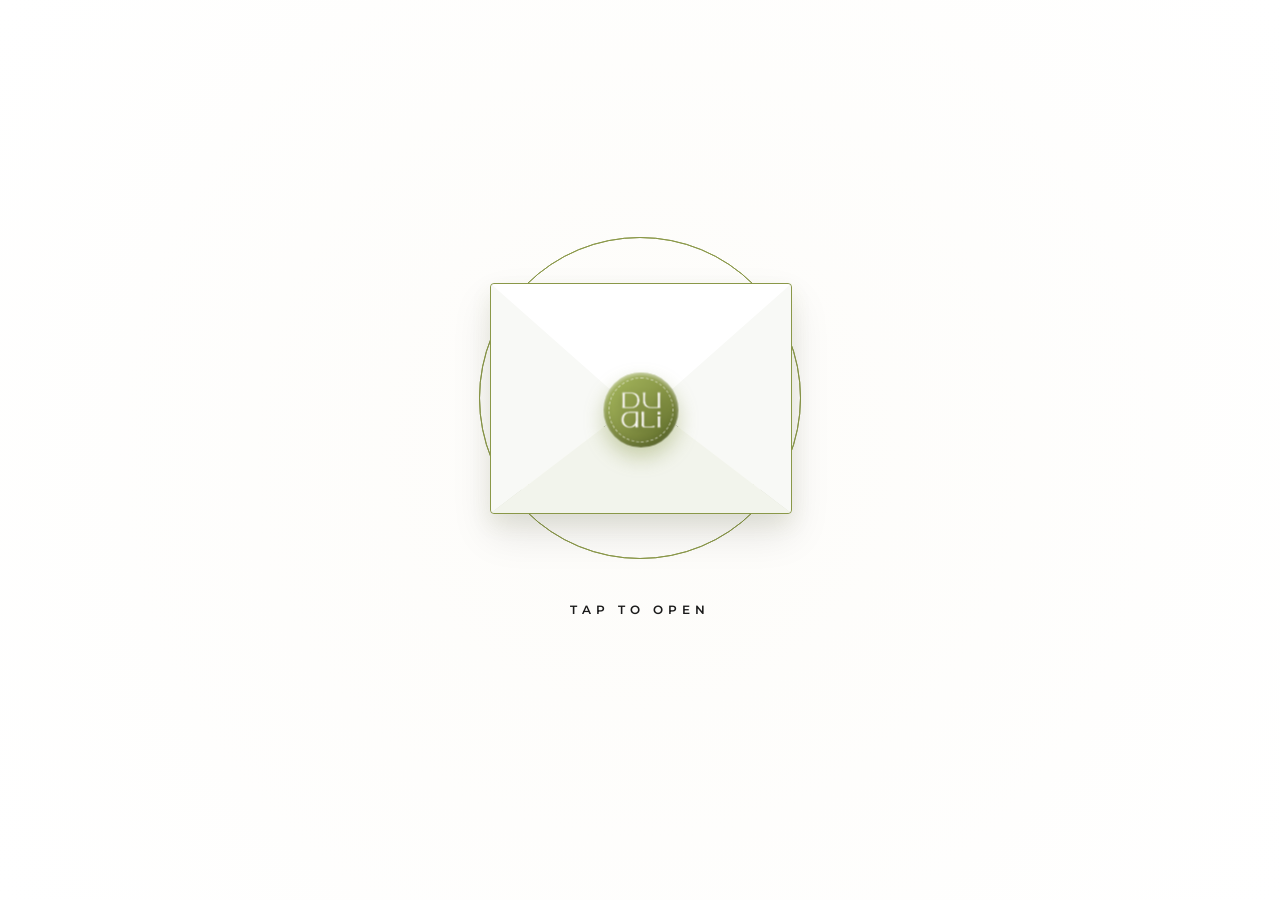
<file: duali-invitation.html>
<!DOCTYPE html>
<html lang="en">

<head>
    <meta charset="UTF-8">
    <meta name="viewport" content="width=device-width, initial-scale=1.0, maximum-scale=1.0, user-scalable=no">
    <title>Invitation for Duali Tableware Showcase</title>

    <!-- Social Meta Tags for Large Image Preview -->
    <meta property="og:title" content="Invitation for Duali Tableware Showcase">
    <meta property="og:description" content="Looking forward to seeing you!!">
    <meta property="og:image" content="https://invitation.duali.co/DUALI.png">
    <meta property="og:url" content="https://invitation.duali.co/">
    <meta property="og:type" content="website">

    <meta name="twitter:card" content="summary">
    <meta name="twitter:title" content="Invitation for Duali Tableware Showcase">
    <meta name="twitter:description" content="Looking forward to seeing you!!">


    <link rel="preconnect" href="https://fonts.googleapis.com">
    <link rel="preconnect" href="https://fonts.gstatic.com" crossorigin>
    <link
        href="https://fonts.googleapis.com/css2?family=Playfair+Display:ital,wght@0,400;0,500;0,600;0,700;1,400&family=Montserrat:wght@300;400;500&display=swap"
        rel="stylesheet">
    <link rel="stylesheet" href="styles-green.css">
</head>

<body>
    <!-- Ambient background floating particles for extra aesthetic -->
    <div class="ambient-dust"></div>

    <div id="stage">
        <!-- The Envelope View -->
        <div id="envelope-view">
            <div class="envelope-wrapper" id="envelope-wrapper">
                <div class="glow-rings"></div>
                <div class="glow-rings" style="animation-delay: 2s;"></div>
                <div class="envelope" id="envelope">
                    <div class="env-inside"></div>
                    <!-- Flaps -->
                    <div class="card-preview" id="card-preview">
                        <h1>SAVE THE DATE</h1>
                        <img src="Logos.webp" alt="Logo">
                    </div>
                    <div class="flap flap-left"></div>
                    <div class="flap flap-right"></div>
                    <div class="flap flap-bottom"></div>
                    <div class="flap flap-top" id="flap-top"></div>
                    <!-- The seal is moved outside flap-top so it doesn't get clipped by clip-path -->
                    <div class="seal" id="seal">
                        <img src="seal-logo.png" alt="Logo" class="seal-logo">
                    </div>
                </div>
            </div>
            <p class="hint" id="hint">tap to open</p>
        </div>

        <!-- Invite View -->
        <div id="invite-view">
            <div class="invite-card">

                <!-- Removed old border divs as they are now handled by CSS pseudo-elements on invite-card -->

                <!-- <div class="logo-emblem animate-down" style="--delay: 0.1s">
                    <img src="Logos.webp" alt="Logo" class="card-logo">
                </div> -->

                <p class="eyebrow animate-down" style="--delay: 0.2s">Duali cordially invites you to our</p>
                <h1 class="animate-down" style="--delay: 0.3s">Tableware<br>Showcase</h1>
                <p class="lede animate-down" style="--delay: 0.4s">Join us as we present our complete collection
                    of<br>handcrafted functional art and tableware created to date.</p>

                <div class="divider animate-down" style="--delay: 0.5s">
                    <span class="diamond"></span>
                </div>

                <div class="scratch-wrap animate-down" id="scratch-wrap" style="--delay: 0.6s">
                    <div class="scratch-content">
                        <div class="dates">
                            <div class="date-block">
                                <span class="day">Saturday</span>
                                <span class="num">19</span>
                                <span class="month">September</span>
                            </div>
                            <span class="amp">&amp;</span>
                            <div class="date-block">
                                <span class="day">Sunday</span>
                                <span class="num">20</span>
                                <span class="month">September 2026</span>
                            </div>
                        </div>
                        <p class="time">11:00 AM - 7:00 PM</p>
                        <p class="walkin">Walk-ins welcome throughout the day</p>
                        <p class="venue">079 Stories, Bodakdev,<br>Ahmedabad</p>
                    </div>
                    <!-- The Canvas layer that gets scratched off -->
                    <canvas id="scratch-canvas"></canvas>
                </div>

                <p class="closing animate-down" style="--delay: 0.7s">We look forward to welcoming you.</p>

                <div class="animate-down" style="--delay: 0.8s">

                    <button id="rsvp-now-btn" class="rsvp-btn">RSVP</button>


                </div>

                <!-- Live Countdown -->
                <div class="countdown-wrapper animate-down" style="--delay: 0.9s">
                    <p class="countdown-title">The showcase begins in</p>
                    <div class="countdown" id="countdown">
                        <div class="cd-item">
                            <span class="cd-num" id="cd-days">00</span>
                            <span class="cd-label">Days</span>
                        </div>
                        <div class="cd-item">
                            <span class="cd-num" id="cd-hours">00</span>
                            <span class="cd-label">Hours</span>
                        </div>
                        <div class="cd-item">
                            <span class="cd-num" id="cd-mins">00</span>
                            <span class="cd-label">Mins</span>
                        </div>
                        <div class="cd-item">
                            <span class="cd-num" id="cd-secs">00</span>
                            <span class="cd-label">Secs</span>
                        </div>
                    </div>
                    <br>
                    <a href="https://duali.co" target="_blank" class="website-link">duali.co</a>
                    <br>
                </div>

            </div>
        </div>
        <div id="celebration-container"></div>
    </div>

    <!-- RSVP Modal -->
    <div id="rsvp-modal" class="modal-overlay hidden">
        <div class="modal-content">
            <button id="close-modal" class="close-btn">&times;</button>
            <h2 class="modal-title">RSVP</h2>
            <p class="modal-subtitle">Confirm your presence via WhatsApp</p>

            <form id="rsvp-form">
                <div class="form-group">
                    <label for="rsvp-name">YOUR NAME</label>
                    <input type="text" id="rsvp-name" placeholder="Enter your full name" required>
                </div>

                <div class="form-group">
                    <label>ATTENDING DATE</label>
                    <div class="radio-group" id="rsvp-date">
                        <label class="radio-btn"><input type="radio" name="date" value="Sat 19th" required><span>Sat
                                19th</span></label>
                        <label class="radio-btn"><input type="radio" name="date" value="Sun 20th"><span>Sun
                                20th</span></label>
                        <label class="radio-btn"><input type="radio" name="date" value="Both Days"><span>Both
                                Days</span></label>
                    </div>
                </div>

                <div class="form-group">
                    <label>NUMBER OF GUESTS</label>
                    <div class="radio-group" id="rsvp-guests">
                        <label class="radio-btn"><input type="radio" name="guests" value="1 Person" required><span>1
                                Person</span></label>
                        <label class="radio-btn"><input type="radio" name="guests" value="2 Persons"><span>2
                                Persons</span></label>
                        <label class="radio-btn"><input type="radio" name="guests" value="3+ Persons"><span>3+
                                Persons</span></label>
                    </div>
                </div>

                <button type="submit" class="whatsapp-btn">
                    <svg width="20" height="20" viewBox="0 0 24 24" fill="currentColor"
                        xmlns="http://www.w3.org/2000/svg">
                        <path
                            d="M17.472 14.382c-.297-.149-1.758-.867-2.03-.967-.273-.099-.471-.148-.67.15-.197.297-.767.966-.94 1.164-.173.199-.347.223-.644.075-.297-.15-1.255-.463-2.39-1.475-.888-.788-1.489-1.761-1.662-2.062-.173-.297-.018-.458.13-.606.134-.133.298-.347.446-.52.149-.174.198-.298.298-.497.099-.198.05-.371-.025-.52-.075-.149-.669-1.612-.916-2.207-.242-.579-.487-.5-.669-.51-.173-.008-.371-.01-.57-.01-.198 0-.52.074-.792.372-.272.297-1.04 1.016-1.04 2.479 0 1.462 1.065 2.875 1.213 3.074.149.198 2.096 3.2 5.077 4.487.709.306 1.262.489 1.694.625.712.227 1.36.195 1.871.118.571-.085 1.758-.719 2.006-1.413.248-.694.248-1.289.173-1.413-.074-.124-.272-.198-.57-.347m-5.421 7.403h-.004a9.87 9.87 0 01-5.031-1.378l-.361-.214-3.741.982.998-3.648-.235-.374a9.86 9.86 0 01-1.51-5.26c.001-5.45 4.436-9.884 9.888-9.884 2.64 0 5.122 1.03 6.988 2.898a9.825 9.825 0 012.893 6.994c-.003 5.45-4.437 9.884-9.885 9.884m8.413-18.297A11.815 11.815 0 0012.05 0C5.495 0 .16 5.335.157 11.892c0 2.096.547 4.142 1.588 5.945L.057 24l6.305-1.654a11.882 11.882 0 005.683 1.448h.005c6.554 0 11.89-5.335 11.893-11.893a11.821 11.821 0 00-3.48-8.413Z" />
                    </svg>
                    SEND RSVP VIA WHATSAPP
                </button>
                <div class="modal-footer-links">
                    <a href="https://duali.co" target="_blank" class="website-link">duali.co</a>
                </div>
            </form>
        </div>
    </div>

    <script src="script-green.js"></script>
</body>

</html>
</file>
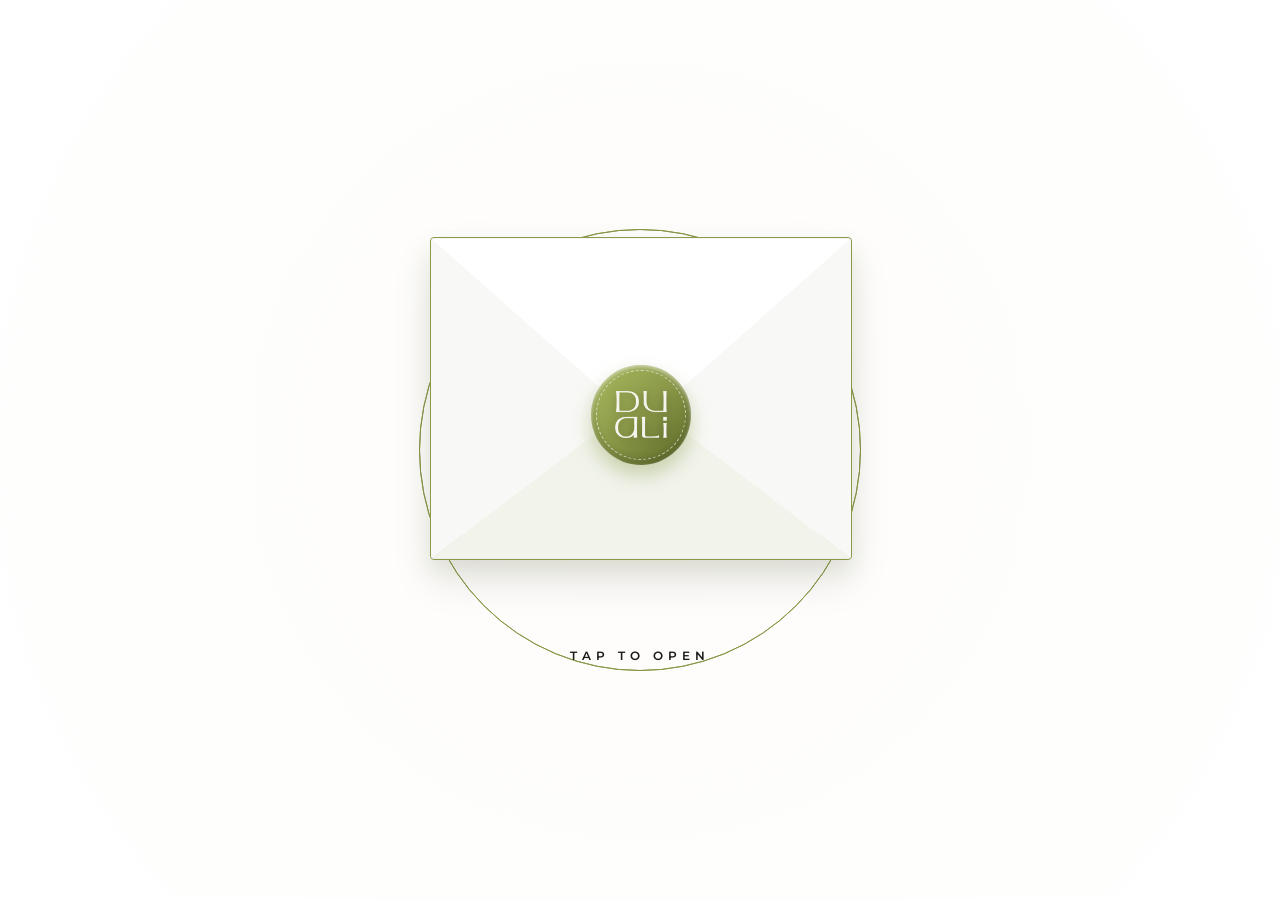
<file: invite.html>
<!DOCTYPE html>
<html lang="en">

<head>
    <meta charset="UTF-8">
    <meta name="viewport" content="width=device-width, initial-scale=1.0, maximum-scale=1.0, user-scalable=no">
    <title>Invitation for Duali Tableware Showcase</title>

    <!-- Social Meta Tags for Large Image Preview -->
    <meta property="og:title" content="Invitation for Duali Tableware Showcase">
    <meta property="og:description" content="Looking forward to seeing you!!">
    <meta property="og:image" content="https://invitation.duali.co/DUALI.png">
    <meta property="og:url" content="https://invitation.duali.co/">
    <meta property="og:type" content="website">

    <meta name="twitter:card" content="summary">
    <meta name="twitter:title" content="Invitation for Duali Tableware Showcase">
    <meta name="twitter:description" content="Looking forward to seeing you!!">


    <link rel="preconnect" href="https://fonts.googleapis.com">
    <link rel="preconnect" href="https://fonts.gstatic.com" crossorigin>
    <link
        href="https://fonts.googleapis.com/css2?family=Playfair+Display:ital,wght@0,400;0,500;0,600;0,700;1,400&family=Montserrat:wght@300;400;500&display=swap"
        rel="stylesheet">
    <link rel="stylesheet" href="style.css">
</head>

<body>
    <!-- Ambient background floating particles for extra aesthetic -->
    <div class="ambient-dust"></div>

    <div id="stage">
        <!-- The Envelope View -->
        <div id="envelope-view">
            <div class="glow-rings"></div>
            <div class="glow-rings" style="animation-delay: 2s;"></div>

            <div class="envelope-wrapper" id="envelope-wrapper">
                <div class="envelope" id="envelope">
                    <div class="env-inside"></div>
                    <!-- Flaps -->
                    <div class="card-preview" id="card-preview">
                        <h1>SAVE THE DATE</h1>
                        <img src="Logos.webp" alt="Logo">
                    </div>
                    <div class="flap flap-left"></div>
                    <div class="flap flap-right"></div>
                    <div class="flap flap-bottom"></div>
                    <div class="flap flap-top" id="flap-top"></div>
                    <!-- The seal is moved outside flap-top so it doesn't get clipped by clip-path -->
                    <div class="seal" id="seal">
                        <img src="seal-logo.png" alt="Logo" class="seal-logo">
                    </div>
                </div>
            </div>
            <p class="hint" id="hint">tap to open</p>
        </div>

        <!-- Invite View -->
        <div id="invite-view">
            <div class="invite-card">

                <!-- Removed old border divs as they are now handled by CSS pseudo-elements on invite-card -->

                <!-- <div class="logo-emblem animate-down" style="--delay: 0.1s">
                    <img src="Logos.webp" alt="Logo" class="card-logo">
                </div> -->

                <p class="eyebrow animate-down" style="--delay: 0.2s">Duali cordially invites you to our</p>
                <h1 class="animate-down" style="--delay: 0.3s">Tableware<br>Showcase</h1>
                <p class="lede animate-down" style="--delay: 0.4s">Join us as we present our complete collection
                    of<br>handcrafted functional art and tableware created to date.</p>

                <div class="divider animate-down" style="--delay: 0.5s">
                    <span class="diamond"></span>
                </div>

                <div class="scratch-wrap animate-down" id="scratch-wrap" style="--delay: 0.6s">
                    <div class="scratch-content">
                        <div class="dates">
                            <div class="date-block">
                                <span class="day">Saturday</span>
                                <span class="num">19</span>
                                <span class="month">September</span>
                            </div>
                            <span class="amp">&amp;</span>
                            <div class="date-block">
                                <span class="day">Sunday</span>
                                <span class="num">20</span>
                                <span class="month">September 2026</span>
                            </div>
                        </div>
                        <p class="time">11:00 AM - 7:00 PM</p>
                        <p class="walkin">Walk-ins welcome throughout the day</p>
                        <p class="venue">079 Stories, Bodakdev,<br>Ahmedabad</p>
                    </div>
                    <!-- The Canvas layer that gets scratched off -->
                    <canvas id="scratch-canvas"></canvas>
                </div>

                <p class="closing animate-down" style="--delay: 0.7s">We look forward to welcoming you.</p>

                <div class="animate-down" style="--delay: 0.8s">

                    <button id="rsvp-now-btn" class="rsvp-btn">RSVP</button>


                </div>

                <!-- Live Countdown -->
                <div class="countdown-wrapper animate-down" style="--delay: 0.9s">
                    <p class="countdown-title">The showcase begins in</p>
                    <div class="countdown" id="countdown">
                        <div class="cd-item">
                            <span class="cd-num" id="cd-days">00</span>
                            <span class="cd-label">Days</span>
                        </div>
                        <div class="cd-item">
                            <span class="cd-num" id="cd-hours">00</span>
                            <span class="cd-label">Hours</span>
                        </div>
                        <div class="cd-item">
                            <span class="cd-num" id="cd-mins">00</span>
                            <span class="cd-label">Mins</span>
                        </div>
                        <div class="cd-item">
                            <span class="cd-num" id="cd-secs">00</span>
                            <span class="cd-label">Secs</span>
                        </div>
                    </div>
                    <br>
                    <a href="https://duali.co" target="_blank" class="website-link">duali.co</a>
                    <br>
                </div>

            </div>
        </div>
        <div id="celebration-container"></div>
    </div>

    <!-- RSVP Modal -->
    <div id="rsvp-modal" class="modal-overlay hidden">
        <div class="modal-content">
            <button id="close-modal" class="close-btn">&times;</button>
            <h2 class="modal-title">RSVP</h2>
            <p class="modal-subtitle">Confirm your presence via WhatsApp</p>

            <form id="rsvp-form">
                <div class="form-group">
                    <label for="rsvp-name">YOUR NAME</label>
                    <input type="text" id="rsvp-name" placeholder="Enter your full name" required>
                </div>

                <div class="form-group">
                    <label>ATTENDING DATE</label>
                    <div class="radio-group" id="rsvp-date">
                        <label class="radio-btn"><input type="radio" name="date" value="Sat 19th" required><span>Sat
                                19th</span></label>
                        <label class="radio-btn"><input type="radio" name="date" value="Sun 20th"><span>Sun
                                20th</span></label>
                        <label class="radio-btn"><input type="radio" name="date" value="Both Days"><span>Both
                                Days</span></label>
                    </div>
                </div>

                <div class="form-group">
                    <label>NUMBER OF GUESTS</label>
                    <div class="radio-group" id="rsvp-guests">
                        <label class="radio-btn"><input type="radio" name="guests" value="1 Person" required><span>1
                                Person</span></label>
                        <label class="radio-btn"><input type="radio" name="guests" value="2 Persons"><span>2
                                Persons</span></label>
                        <label class="radio-btn"><input type="radio" name="guests" value="3+ Persons"><span>3+
                                Persons</span></label>
                    </div>
                </div>

                <button type="submit" class="whatsapp-btn">
                    <svg width="20" height="20" viewBox="0 0 24 24" fill="currentColor"
                        xmlns="http://www.w3.org/2000/svg">
                        <path
                            d="M17.472 14.382c-.297-.149-1.758-.867-2.03-.967-.273-.099-.471-.148-.67.15-.197.297-.767.966-.94 1.164-.173.199-.347.223-.644.075-.297-.15-1.255-.463-2.39-1.475-.888-.788-1.489-1.761-1.662-2.062-.173-.297-.018-.458.13-.606.134-.133.298-.347.446-.52.149-.174.198-.298.298-.497.099-.198.05-.371-.025-.52-.075-.149-.669-1.612-.916-2.207-.242-.579-.487-.5-.669-.51-.173-.008-.371-.01-.57-.01-.198 0-.52.074-.792.372-.272.297-1.04 1.016-1.04 2.479 0 1.462 1.065 2.875 1.213 3.074.149.198 2.096 3.2 5.077 4.487.709.306 1.262.489 1.694.625.712.227 1.36.195 1.871.118.571-.085 1.758-.719 2.006-1.413.248-.694.248-1.289.173-1.413-.074-.124-.272-.198-.57-.347m-5.421 7.403h-.004a9.87 9.87 0 01-5.031-1.378l-.361-.214-3.741.982.998-3.648-.235-.374a9.86 9.86 0 01-1.51-5.26c.001-5.45 4.436-9.884 9.888-9.884 2.64 0 5.122 1.03 6.988 2.898a9.825 9.825 0 012.893 6.994c-.003 5.45-4.437 9.884-9.885 9.884m8.413-18.297A11.815 11.815 0 0012.05 0C5.495 0 .16 5.335.157 11.892c0 2.096.547 4.142 1.588 5.945L.057 24l6.305-1.654a11.882 11.882 0 005.683 1.448h.005c6.554 0 11.89-5.335 11.893-11.893a11.821 11.821 0 00-3.48-8.413Z" />
                    </svg>
                    SEND RSVP VIA WHATSAPP
                </button>
                <div class="modal-footer-links">
                    <a href="https://duali.co" target="_blank" class="website-link">duali.co</a>
                </div>
            </form>
        </div>
    </div>

    <script src="script-green.js"></script>
</body>

</html>
</file>
<file: styles-green.css>
:root {
    --bg: #ffffff;
    --bg-glow: #fdfcf9;
    --card-bg: #fdfcf9;
    --ink: #1a1a1a;
    --ink-soft: #555555;
    --primary: #8a9848;
    --primary-dark: #6b7a33;
    --primary-gradient: linear-gradient(135deg, #a8bb5f 0%, #8a9848 50%, #586626 100%);
    --line: rgba(138, 152, 72, 0.2);
}

body {
    background: var(--bg);
    color: var(--ink);
    font-family: 'Montserrat', sans-serif;
    margin: 0;
    overflow-x: hidden;
    -webkit-font-smoothing: antialiased;
}

.hidden {
    display: none !important;
}

/* Ambient particles effect for aesthetics */
.ambient-dust {
    position: fixed;
    inset: 0;
    pointer-events: none;
    z-index: 0;
    background-image:
        radial-gradient(1.5px 1.5px at 100px 50px, rgba(116, 163, 135, 0.3), transparent),
        radial-gradient(2px 2px at 200px 150px, rgba(116, 163, 135, 0.4), transparent),
        radial-gradient(1px 1px at 300px 80px, rgba(116, 163, 135, 0.2), transparent),
        radial-gradient(2.5px 2.5px at 400px 250px, rgba(116, 163, 135, 0.3), transparent);
    background-size: 500px 500px;
    animation: drift 60s linear infinite;
    opacity: 0.6;
}

@keyframes drift {
    0% {
        transform: translateY(0);
    }

    100% {
        transform: translateY(-500px);
    }
}

#stage {
    min-height: 100vh;
    display: flex;
    flex-direction: column;
    align-items: center;
    justify-content: center;
    background: radial-gradient(circle at center, var(--bg-glow) 0%, var(--bg) 100%);
    position: relative;
    z-index: 1;
}

#seal-view {
    display: flex;
    flex-direction: column;
    align-items: center;
    justify-content: center;
    gap: 30px;
    transition: opacity 0.5s ease, transform 0.5s ease;
    position: absolute;
    inset: 0;
    margin: auto;
}

/* Green Wax Seal */
.seal {
    width: 100px;
    height: 100px;
    border-radius: 50%;
    cursor: pointer;
    background: var(--primary-gradient);
    box-shadow:
        0 20px 40px rgba(0, 0, 0, 0.8),
        0 0 60px rgba(86, 135, 107, 0.2),
        inset 0 2px 5px rgba(255, 255, 255, 0.4),
        inset 0 -6px 12px rgba(0, 0, 0, 0.4);
    display: flex;
    align-items: center;
    justify-content: center;
    animation: breathe 4s ease-in-out infinite;
    position: relative;
}

.seal::after {
    content: '';
    position: absolute;
    inset: 8px;
    border-radius: 50%;
    border: 1px dashed rgba(255, 255, 255, 0.4);
}

.seal-logo {
    width: 65%;
    height: 65%;
    object-fit: contain;
    transition: transform 0.3s ease;
    filter: drop-shadow(0 4px 6px rgba(0, 0, 0, 0.4));
    z-index: 2;
}

.seal:hover .seal-logo {
    transform: scale(1.08);
}

@keyframes breathe {

    0%,
    100% {
        transform: scale(1);
        box-shadow: 0 20px 40px rgba(0, 0, 0, 0.8), 0 0 60px rgba(86, 135, 107, 0.2), inset 0 2px 5px rgba(255, 255, 255, 0.4), inset 0 -6px 12px rgba(0, 0, 0, 0.4);
    }

    50% {
        transform: scale(1.04);
        box-shadow: 0 25px 50px rgba(0, 0, 0, 0.9), 0 0 80px rgba(86, 135, 107, 0.35), inset 0 2px 5px rgba(255, 255, 255, 0.4), inset 0 -6px 12px rgba(0, 0, 0, 0.4);
    }
}

.hint {
    font-size: 12px;
    letter-spacing: 5px;
    color: var(--ink);
    font-weight: 600;
    text-transform: uppercase;
    margin: 0;
    text-align: center;
    width: 100%;
    animation: pulse 2s infinite;
}

@keyframes pulse {

    0%,
    100% {
        opacity: 0.5;
        transform: scale(1);
    }

    50% {
        opacity: 1;
        transform: scale(1.05);
    }
}



/* Crack + lift animation */
.seal.opening {
    animation: none;
    transform: scale(0.4) translateY(-80px) rotate(15deg);
    opacity: 0;
    transition: transform 0.6s cubic-bezier(0.6, -0.1, 0.3, 1.3), opacity 0.4s ease 0.2s;
    box-shadow: 0 4px 10px rgba(0, 0, 0, 0.5);
}

/* ---------- INVITE VIEW ---------- */
#invite-view {
    width: 100%;
    display: none;
    align-items: center;
    justify-content: center;
    opacity: 0;
    padding: 2vh 15px;
    box-sizing: border-box;
    transition: opacity 0.5s ease;
    min-height: 100vh;
}

#invite-view.show {
    opacity: 1;
}

.invite-card {
    background-color: var(--card-bg);
    width: 100%;
    max-width: 420px;
    padding: clamp(20px, 4vh, 60px) clamp(20px, 5vw, 50px);
    box-shadow: 0 40px 100px rgba(0, 0, 0, 0.8);
    border: 1px solid var(--primary);
    border-radius: 4px;
    text-align: center;
    position: relative;
    margin: auto;
    transform: translateY(-80px);
    opacity: 0;
    transition: transform 0.6s cubic-bezier(0.16, 1, 0.3, 1), opacity 0.5s ease;
}

#invite-view.show .invite-card {
    transform: translateY(0);
    opacity: 1;
}

.invite-card::after {
    content: '';
    position: absolute;
    inset: 6px;
    border: 1px solid rgba(86, 135, 107, 0.25);
    border-radius: 2px;
    pointer-events: none;
    z-index: 0;
}

/* Removed old nested borders */

/* Ensure contents sit above the absolute borders */
.invite-card>* {
    position: relative;
    z-index: 1;
}

/* Staggered Animations */


#invite-view.show .eyebrow {
    font-size: clamp(14px, 2.5vh, 18px);
    letter-spacing: 3px;
    color: var(--primary);
    text-transform: uppercase;
    margin: 0 0 clamp(8px, 1.5vh, 16px);
    line-height: 1.5;
}

.invite-card h1 {
    font-family: 'Playfair Display', serif;
    font-size: clamp(28px, 5vh, 48px);
    font-weight: 400;
    margin: 0 0 clamp(10px, 2vh, 20px);
    color: var(--primary);
    letter-spacing: 2px;
    line-height: 1.1;
    text-shadow: 0 2px 10px rgba(86, 135, 107, 0.2);
}

.lede {
    font-size: clamp(12px, 1.5vh, 14.5px);
    line-height: 1.6;
    color: var(--ink-soft);
    margin: 0 auto clamp(15px, 3vh, 40px);
    font-weight: 300;
}

.divider {
    width: 100px;
    height: 1px;
    background: linear-gradient(90deg, transparent, var(--primary), transparent);
    margin: 0 auto clamp(15px, 3vh, 50px);
    position: relative;
}

.divider .diamond {
    position: absolute;
    top: 50%;
    left: 50%;
    transform: translate(-50%, -50%) rotate(45deg);
    width: 6px;
    height: 6px;
    background: var(--primary);
    box-shadow: 0 0 10px var(--primary);
}

/* ---------- SCRATCH PANEL ---------- */
.scratch-wrap {
    position: relative;
    background-color: #fdfcf9;
    background-image: url('duali-image.jpeg');
    background-size: 100% 100%;
    background-position: center;
    background-repeat: no-repeat;
    margin-bottom: clamp(15px, 3vh, 50px);
    min-height: clamp(140px, 22vh, 250px);
    border-radius: 8px;
    display: flex;
    align-items: center;
    justify-content: center;
    box-shadow: inset 0 2px 20px rgba(0, 0, 0, 0.05);
    border: 1px solid rgba(86, 135, 107, 0.2);
    overflow: hidden;
}

.scratch-content {
    padding: clamp(15px, 2.5vh, 40px) 20px;
    display: flex;
    flex-direction: column;
    align-items: center;
    width: 100%;
}

.dates {
    display: flex;
    align-items: center;
    justify-content: center;
    gap: clamp(10px, 2vw, 25px);
    margin-bottom: clamp(5px, 1.5vh, 15px);
}

.date-block {
    display: flex;
    flex-direction: column;
    align-items: center;
    gap: 5px;
}

.date-block .day {
    font-size: clamp(9px, 1.2vh, 11px);
    letter-spacing: 3px;
    text-transform: uppercase;
    color: var(--primary);
}

.date-block .num {
    font-family: 'Playfair Display', serif;
    font-size: clamp(32px, 5.5vh, 54px);
    color: var(--ink);
    line-height: 1;
    text-shadow: 0 2px 15px rgba(255, 255, 255, 0.1);
}

.date-block .month {
    font-size: clamp(10px, 1.2vh, 12.5px);
    letter-spacing: 2px;
    color: var(--ink-soft);
}

.amp {
    font-family: 'Playfair Display', serif;
    font-style: italic;
    font-size: clamp(22px, 3.5vh, 32px);
    color: var(--primary);
    transform: none;
    font-weight: 300;
}

.time {
    margin: clamp(5px, 1vh, 10px) 0 5px;
    font-size: clamp(12px, 1.8vh, 15px);
    color: var(--ink);
    font-weight: 400;
    letter-spacing: 1px;
}

.walkin {
    font-size: clamp(11px, 1.5vh, 13.5px);
    color: var(--ink-soft);
    margin: 2px 0 clamp(10px, 2vh, 20px);
    font-style: italic;
    font-family: 'Playfair Display', serif;
}

.venue {
    font-size: clamp(11px, 1.5vh, 14px);
    color: var(--ink);
    margin: clamp(5px, 1vh, 10px) 0 0;
    padding-top: clamp(10px, 2vh, 20px);
    border-top: 1px solid var(--line);
    width: 100%;
    max-width: 250px;
    letter-spacing: 1px;
    line-height: 1.4;
}

#scratch-canvas {
    position: absolute;
    inset: 0;
    width: 100%;
    height: 100%;
    cursor: crosshair;
    touch-action: none;
}

.closing {
    font-family: 'Playfair Display', serif;
    font-style: italic;
    font-size: clamp(16px, 2.5vh, 22px);
    color: var(--ink);
    margin: 0 0 clamp(15px, 3vh, 40px);
}

.rsvp-btn {
    display: inline-block;
    padding: clamp(12px, 2vh, 18px) clamp(25px, 5vw, 55px);
    background: var(--primary-gradient);
    color: #ffffff;
    text-decoration: none;
    font-size: clamp(10px, 1.5vh, 13px);
    letter-spacing: 5px;
    font-weight: 500;
    text-transform: uppercase;
    border-radius: 4px;
    transition: all 0.4s cubic-bezier(0.16, 1, 0.3, 1);
    box-shadow: 0 10px 30px rgba(86, 135, 107, 0.15);
    border: 1px solid rgba(255, 255, 255, 0.2);
}

.rsvp-btn:hover {
    transform: translateY(-4px);
    box-shadow: 0 15px 40px rgba(86, 135, 107, 0.3);
    filter: brightness(1.15);
}

/* ---------- COUNTDOWN ---------- */
.countdown-wrapper {
    margin-top: clamp(20px, 4vh, 55px);
    padding-top: clamp(15px, 3vh, 40px);
    position: relative;
}

.countdown-wrapper::before {
    content: '';
    position: absolute;
    top: 0;
    left: 20%;
    right: 20%;
    height: 1px;
    background: linear-gradient(90deg, transparent, var(--line), transparent);
}

.countdown-title {
    font-size: clamp(9px, 1.2vh, 11px);
    text-transform: uppercase;
    letter-spacing: 4px;
    color: var(--primary);
    margin: 0 0 clamp(10px, 2vh, 25px);
}

.countdown {
    display: flex;
    justify-content: center;
    gap: clamp(15px, 4vw, 40px);
}

.cd-item {
    display: flex;
    flex-direction: column;
    align-items: center;
}

.cd-num {
    font-family: 'Playfair Display', serif;
    font-size: clamp(24px, 4vh, 42px);
    color: var(--ink);
    line-height: 1;
    margin-bottom: clamp(4px, 1vh, 8px);
    text-shadow: 0 2px 10px rgba(255, 255, 255, 0.05);
}

.cd-label {
    font-size: clamp(8px, 1vh, 10px);
    text-transform: uppercase;
    letter-spacing: 3px;
    color: var(--ink-soft);
}

@media (min-width: 0px) {
    .invite-card {
        padding: clamp(20px, 4vh, 35px) clamp(15px, 4vw, 20px);
    }

    #invite-view.show .eyebrow {
        font-size: clamp(12px, 3.5vw, 16px);
        letter-spacing: 2px;
        line-height: 1.6;
        white-space: normal;
        max-width: 100%;
    }

    .invite-card h1 {
        font-size: clamp(26px, 4.5vh, 34px);
    }

    .dates {
        flex-direction: row;
        align-items: center;
        gap: clamp(10px, 2vw, 15px);
    }

    .date-block .num {
        font-size: clamp(30px, 5vh, 40px);
    }

    .date-block .month {
        font-size: clamp(9px, 1.2vh, 11px);
    }

    .amp {
        display: block !important;
        font-size: clamp(16px, 2.5vh, 22px);
        transform: translateY(-3px);
    }

    .countdown {
        gap: clamp(10px, 3vw, 15px);
    }

    .cd-num {
        font-size: clamp(22px, 3.5vh, 28px);
    }

    .envelope-wrapper {
        width: 80vw;
        max-width: 280px;
    }

    .scratch-content {
        padding: clamp(15px, 2.5vh, 30px) 10px;
    }
}




/* ENVELOPE VIEW */
#envelope-view {
    position: absolute;
    inset: 0;
    display: flex;
    flex-direction: column;
    align-items: center;
    justify-content: center;
    z-index: 100;
    transition: opacity 0.5s ease, transform 0.5s ease;
    cursor: pointer;
}

.envelope-wrapper {
    position: relative;
    width: 94vw;
    max-width: 300px;
    height: auto;
    aspect-ratio: 380 / 290;
    perspective: 1500px;
    margin-bottom: 90px;
}

.glow-rings {
    position: absolute;
    width: 320px;
    height: 320px;
    border-radius: 50%;
    border: 1px solid var(--primary);
    top: 50%;
    left: 50%;
    transform: translate(-50%, -50%);
    animation: ripple 4s infinite cubic-bezier(0.4, 0, 0.2, 1);
    pointer-events: none;
    z-index: -1;
}

@keyframes ripple {
    0% {
        width: 320px;
        height: 320px;
        opacity: 0.6;
        border-width: 2px;
    }

    100% {
        width: 650px;
        height: 650px;
        opacity: 0;
        border-width: 1px;
    }
}

.envelope {
    width: 100%;
    height: 100%;
    position: relative;
    background: #e9ede3;
    /* subtle olive green tint inside */
    border-radius: 4px;
    border: 1.5px solid var(--primary);
    box-shadow: 0 25px 60px rgba(0, 0, 0, 0.15);
    transition: transform 0.8s ease;
    transform-style: preserve-3d;
}

.env-inside {
    position: absolute;
    inset: 4px;
    background: var(--primary);
    /* olive inner lining */
    border-radius: 2px;
}

.flap {
    position: absolute;
    inset: 0;
    pointer-events: none;
}

.flap-left {
    background: linear-gradient(to right, #ffffff, #f4f6ef);
    border-right: 1px solid rgba(0, 0, 0, 0.03);
    clip-path: polygon(0 0, 52% 50%, 0 100%);
    border-radius: 4px 0 0 4px;
    z-index: 2;
}

.flap-right {
    background: linear-gradient(to left, #ffffff, #f4f6ef);
    border-left: 1px solid rgba(0, 0, 0, 0.03);
    clip-path: polygon(100% 0, 48% 50%, 100% 100%);
    border-radius: 0 4px 4px 0;
    z-index: 2;
}

.flap-bottom {
    background: linear-gradient(to top, #ffffff, #f4f6ef);
    border-top: 1px solid rgba(0, 0, 0, 0.04);
    clip-path: polygon(0 100%, 50% 52%, 100% 100%);
    border-radius: 0 0 4px 4px;
    z-index: 3;
    filter: drop-shadow(0 -3px 3px rgba(0, 0, 0, 0.05));
}

.flap-top {
    background: linear-gradient(to bottom, #ffffff, #f4f6ef);
    border-bottom: 1px solid rgba(0, 0, 0, 0.05);
    clip-path: polygon(0 0, 100% 0, 50% 58%);
    border-radius: 4px 4px 0 0;
    transform-origin: top;
    transition: transform 0.3s cubic-bezier(0.5, 0, 0.3, 1);
    z-index: 5;
    pointer-events: auto;
    cursor: pointer;
    display: flex;
    align-items: center;
    justify-content: center;
    filter: drop-shadow(0 4px 4px rgba(0, 0, 0, 0.08));
}

@keyframes flap-z-drop {
    0% {
        z-index: 5;
    }

    99% {
        z-index: 5;
    }

    100% {
        z-index: 1;
    }
}

.envelope.open .flap-top {
    /* rotateX inverts the Z-axis, so positive translateZ moves it backwards away from the viewer */
    transform: rotateX(180deg) translateZ(5px);
    animation: flap-z-drop 0.3s forwards;
}

.envelope.open .seal {
    opacity: 0;
    transform: scale(0);
    transition: all 0.3s ease;
}

.seal {
    position: absolute;
    pointer-events: none;
    z-index: 6;
    top: 55%;
    left: 50%;
    transform: translate(-50%, -50%);
    width: 75px;
    height: 75px;
    border-radius: 50%;
    background: var(--primary-gradient);
    box-shadow:
        0 10px 20px rgba(138, 152, 72, 0.4),
        inset 0 2px 4px rgba(255, 255, 255, 0.6),
        inset 0 -4px 8px rgba(0, 0, 0, 0.2);
    display: flex;
    align-items: center;
    justify-content: center;
    animation: breathe 3s ease-in-out infinite;
    transition: all 0.3s ease;
}

.seal::after {
    content: '';
    position: absolute;
    inset: 5px;
    border-radius: 50%;
    border: 1px dashed rgba(255, 255, 255, 0.6);
}

.seal-logo {
    width: 60%;
    height: 80%;
    object-fit: contain;
    transition: transform 0.3s ease;
    filter: drop-shadow(0 2px 4px rgba(0, 0, 0, 0.2));
    z-index: 2;
}

.envelope:hover .seal-logo {
    transform: scale(1.08);
}

.envelope:hover .seal {
    transform: translate(-50%, -50%) scale(1.05);
}

@keyframes breathe {

    0%,
    100% {
        box-shadow: 0 10px 20px rgba(138, 152, 72, 0.4), inset 0 2px 4px rgba(255, 255, 255, 0.6), inset 0 -4px 8px rgba(0, 0, 0, 0.2);
    }

    50% {
        box-shadow: 0 15px 30px rgba(138, 152, 72, 0.6), inset 0 2px 4px rgba(255, 255, 255, 0.6), inset 0 -4px 8px rgba(0, 0, 0, 0.2);
    }
}

.hint {
    font-size: 12px;
    letter-spacing: 5px;
    color: var(--ink);
    font-weight: 600;
    text-transform: uppercase;
    margin: 0;
    text-align: center;
    width: 100%;
    animation: pulse 2s infinite;
}

@keyframes pulse {

    0%,
    100% {
        opacity: 0.5;
        transform: scale(1);
    }

    50% {
        opacity: 1;
        transform: scale(1.05);
    }
}





/* CELEBRATION FALLING ANIMATION */
#celebration-container {
    position: absolute;
    top: 0;
    left: 0;
    width: 100%;
    height: 100%;
    pointer-events: none;
    overflow: hidden;
    z-index: 9999;
}

.confetti {
    position: absolute;
    top: -50px;
    width: 8px;
    height: 16px;
    background: var(--primary);
    border-radius: 50% 0 50% 0;
    /* Leaf shape */
    opacity: 0;
    animation: fall linear forwards;
}

@keyframes fall {
    0% {
        transform: translateY(-50px) rotate(0deg);
        opacity: 0;
    }

    10% {
        opacity: 1;
    }

    90% {
        opacity: 1;
    }

    100% {
        transform: translateY(100vh) rotate(720deg);
        opacity: 0;
    }
}


/* FIXES FOR VISIBILITY */


.envelope {
    box-shadow: 0 30px 60px rgba(0, 0, 0, 0.1), 0 10px 25px rgba(138, 152, 72, 0.15) !important;
    background: #e4e7d9 !important;
    border: 1px solid var(--primary) !important;
}

.flap-left {
    background: linear-gradient(to right, #f4f5ef, #ebede4) !important;
    border-right: 1px solid rgba(0, 0, 0, 0.06) !important;
}

.flap-right {
    background: linear-gradient(to left, #f4f5ef, #ebede4) !important;
    border-left: 1px solid rgba(0, 0, 0, 0.06) !important;
}

.flap-bottom {
    background: linear-gradient(to top, #f4f5ef, #ebede4) !important;
    border-top: 1px solid rgba(0, 0, 0, 0.06) !important;
    filter: drop-shadow(0 -4px 6px rgba(0, 0, 0, 0.08)) !important;
}

.flap-top {
    background: linear-gradient(to bottom, #fdfcf9, #f4f5ef) !important;
    border-bottom: 1px solid rgba(0, 0, 0, 0.06) !important;
    filter: drop-shadow(0 6px 8px rgba(0, 0, 0, 0.12)) !important;
}

/* CARD PULL-OUT ANIMATION */
.envelope::before {
    content: '';
    position: absolute;
    top: 0;
    left: 0;
    width: 100%;
    height: 100%;
    background: #e4e7d9;
    z-index: 1;
    border-radius: 4px;
}

.card-preview {
    position: absolute;
    top: 15px;
    left: 30px;
    width: calc(100% - 60px);
    height: calc(100% - 30px);
    background: #fdfcf9;
    border: 1px solid var(--line);
    border-radius: 4px;
    z-index: 2;
    transition: transform 2.5s cubic-bezier(0.16, 1, 0.3, 1) 0.1s, box-shadow 2.5s ease 0.1s;
    box-shadow: 0 4px 10px rgba(0, 0, 0, 0.05);
    display: flex;
    flex-direction: column;
    align-items: center;
    justify-content: center;
    padding: 10px;
    box-sizing: border-box;
}

.card-preview::after {
    content: '';
    position: absolute;
    inset: 6px;
    border: 1px solid rgba(138, 152, 72, 0.2);
    pointer-events: none;
}

.card-preview h1 {
    font-family: 'Playfair Display', serif;
    font-size: 20px;
    color: var(--primary);
    margin: 0;
    letter-spacing: 2px;
    font-weight: 500;
    text-transform: uppercase;
    text-align: center;
}

.card-preview img {
    width: 90px !important;
    height: auto !important;
    margin: 12px auto 0 !important;
    filter: none !important;
}

.envelope.open {
    transform: translateY(120px);
}

.envelope.open .card-preview {
    transform: translateY(-220px) scale(1.0);
    box-shadow: 0 25px 50px rgba(0, 0, 0, 0.2);
}

/* Ensure flaps are above the card */
.flap-left,
.flap-right {
    z-index: 3;
}

.flap-bottom {
    z-index: 4;
}

/* REDEFINED ENVELOPE SHAPE & COLORS FOR REALISM */
.envelope {
    background: #dce0d1 !important;
    border: 1px solid var(--primary) !important;
    /* Inner shadow color */
    box-shadow: 0 20px 40px rgba(0, 0, 0, 0.1), 0 10px 20px rgba(138, 152, 72, 0.1) !important;
}

.envelope::before {
    background: #dce0d1 !important;
    /* Ensure inside back wall matches */
}

.flap-left {
    background: #f8f9f6 !important;
    clip-path: polygon(0 0, 50% 50%, 0 100%) !important;
    border: none !important;
}

.flap-right {
    background: #f8f9f6 !important;
    clip-path: polygon(100% 0, 50% 50%, 100% 100%) !important;
    border: none !important;
}

.flap-bottom {
    background: #f2f4ec !important;
    clip-path: polygon(0 100%, 50% 50%, 100% 100%) !important;
    filter: drop-shadow(0 -2px 4px rgba(0, 0, 0, 0.06)) !important;
    border: none !important;
}

.flap-top {
    background: #ffffff !important;
    clip-path: polygon(0 0, 100% 0, 50% 58%) !important;
    filter: drop-shadow(0 4px 8px rgba(0, 0, 0, 0.12)) !important;
    border: none !important;
}


.animate-down {
    opacity: 0;
    transform: translateY(-20px);
    clip-path: inset(0 0 100% 0);
    /* Clipped from the bottom up */
    transition:
        opacity 0.8s ease var(--delay),
        transform 0.8s cubic-bezier(0.16, 1, 0.3, 1) var(--delay),
        clip-path 1.2s cubic-bezier(0.4, 0, 0.2, 1) var(--delay);
}

#invite-view.show .animate-down {
    opacity: 1;
    transform: translateY(0);
    clip-path: inset(-20% -20% -20% -20%);
}

.logo-emblem {
    width: 140px;
    margin: clamp(15px, 2vh, 25px) auto clamp(20px, 4vh, 30px);
    display: flex;
    align-items: center;
    justify-content: center;
    position: relative;
    z-index: 2;
}

.card-logo {
    width: 100%;
    height: auto;
    object-fit: contain;
    z-index: 2;
}

/* RSVP Modal */
.modal-overlay {
    position: fixed;
    top: 0;
    left: 0;
    width: 100%;
    height: 100%;
    background: rgba(0, 0, 0, 0.6);
    backdrop-filter: blur(8px);
    -webkit-backdrop-filter: blur(8px);
    display: flex;
    justify-content: center;
    align-items: center;
    z-index: 1000;
    opacity: 0;
    visibility: hidden;
    transition: opacity 0.4s ease, visibility 0.4s ease;
}

.modal-overlay:not(.hidden) {
    opacity: 1;
    visibility: visible;
}

.modal-content {
    background: #ffffff;
    border-radius: 24px;
    width: 90%;
    max-width: 420px;
    padding: 45px 35px 35px;
    box-sizing: border-box;
    position: relative;
    box-shadow: 0 25px 50px rgba(0, 0, 0, 0.2), inset 0 0 0 1px rgba(255, 255, 255, 0.5);
    transform: translateY(30px) scale(0.95);
    transition: transform 0.4s cubic-bezier(0.16, 1, 0.3, 1);
}

.modal-overlay:not(.hidden) .modal-content {
    transform: translateY(0) scale(1);
}

.close-btn {
    position: absolute;
    top: 20px;
    right: 20px;
    background: #f5f5f5;
    border: none;
    font-size: 20px;
    color: #888;
    cursor: pointer;
    line-height: 1;
    width: 32px;
    height: 32px;
    border-radius: 50%;
    display: flex;
    align-items: center;
    justify-content: center;
    transition: all 0.2s ease;
}

.close-btn:hover {
    background: #e8e8e8;
    color: #333;
}

.modal-title {
    font-family: 'Playfair Display', serif;
    color: var(--primary);
    font-size: 32px;
    margin: 0 0 8px;
    text-align: center;
    font-weight: 400;
    letter-spacing: 1px;
}

.modal-subtitle {
    color: #888;
    font-size: 13px;
    letter-spacing: 0.5px;
    margin: 0 0 35px;
    text-align: center;
}

.form-group {
    margin-bottom: 22px;
}

.form-group label {
    display: block;
    font-size: 10px;
    letter-spacing: 2px;
    color: #a0a0a0;
    text-transform: uppercase;
    margin-bottom: 10px;
    font-weight: 600;
}

.form-group input[type="text"] {
    width: 100%;
    padding: 15px 20px;
    background: #fbfbfb;
    border: 1px solid #eaeaea;
    border-radius: 40px;
    font-family: 'Montserrat', sans-serif;
    font-size: 14px;
    color: #333;
    box-sizing: border-box;
    outline: none;
    transition: all 0.3s ease;
}

.form-group input[type="text"]::placeholder {
    color: #ccc;
}

.form-group input[type="text"]:focus {
    border-color: var(--primary);
    background: #ffffff;
    box-shadow: 0 0 0 4px rgba(138, 152, 72, 0.1);
}

.radio-group {
    display: flex;
    gap: 12px;
}

.radio-btn {
    flex: 1;
    cursor: pointer;
    position: relative;
}

.radio-btn input[type="radio"] {
    position: absolute;
    opacity: 0;
    width: 0;
    height: 0;
}

.radio-btn span {
    display: block;
    padding: 12px 0;
    text-align: center;
    border: 1px solid #eaeaea;
    background: #fbfbfb;
    border-radius: 40px;
    font-size: 12px;
    font-weight: 500;
    letter-spacing: 0.5px;
    color: #666;
    transition: all 0.3s ease;
}

.radio-btn input[type="radio"]:checked+span {
    background-color: var(--primary);
    border-color: var(--primary);
    color: #ffffff;
    box-shadow: 0 6px 15px rgba(138, 152, 72, 0.25);
    transform: translateY(-2px);
}

.whatsapp-btn {
    width: 100%;
    background: linear-gradient(135deg, #25D366 0%, #128C7E 100%);
    color: white;
    border: none;
    border-radius: 40px;
    padding: 16px;
    font-family: 'Montserrat', sans-serif;
    font-size: 13px;
    font-weight: 600;
    letter-spacing: 2px;
    text-transform: uppercase;
    cursor: pointer;
    display: flex;
    align-items: center;
    justify-content: center;
    gap: 12px;
    margin-top: 15px;
    transition: all 0.3s cubic-bezier(0.16, 1, 0.3, 1);
    box-shadow: 0 8px 20px rgba(37, 211, 102, 0.25);
}

.whatsapp-btn:hover {
    transform: translateY(-3px);
    box-shadow: 0 12px 25px rgba(37, 211, 102, 0.35);
    filter: brightness(1.05);
}

.modal-footer-links {
    display: flex;
    flex-direction: column;
    align-items: center;
    gap: 12px;
    margin-top: 25px;
}

.quick-rsvp,
.website-link {
    color: #aaa;
    font-size: 12px;
    text-decoration: none;
    transition: color 0.2s ease;
    letter-spacing: 0.5px;
}

.quick-rsvp {
    border-bottom: 1px dotted #ccc;
    padding-bottom: 2px;
}

.website-link {
    font-family: 'Playfair Display', serif;
    font-size: 14px;
    font-style: italic;
    color: black;
}

.quick-rsvp:hover,
.website-link:hover {
    color: var(--primary-dark);
}

/* Mobile responsive adjustments for RSVP options */
@media (max-width: 480px) {
    .radio-group {
        gap: 6px;
    }

    .radio-btn span {
        font-size: 10px;
        padding: 10px 4px;
        letter-spacing: 0;
        line-height: 1.2;
        display: flex;
        align-items: center;
        justify-content: center;
        height: 100%;
        box-sizing: border-box;
    }
}
</file>
<file: style.css>
:root {
    --bg: #ffffff;
    --bg-glow: #fdfcf9;
    --card-bg: #fdfcf9;
    --ink: #1a1a1a;
    --ink-soft: #555555;
    --primary: #8a9848;
    --primary-dark: #6b7a33;
    --primary-gradient: linear-gradient(135deg, #a8bb5f 0%, #8a9848 50%, #586626 100%);
    --line: rgba(138, 152, 72, 0.2);
}

body {
    background: var(--bg);
    color: var(--ink);
    font-family: 'Montserrat', sans-serif;
    margin: 0;
    overflow-x: hidden;
    -webkit-font-smoothing: antialiased;
}

.hidden {
    display: none !important;
}

/* Ambient particles effect for aesthetics */
.ambient-dust {
    position: fixed;
    inset: 0;
    pointer-events: none;
    z-index: 0;
    background-image:
        radial-gradient(1.5px 1.5px at 100px 50px, rgba(116, 163, 135, 0.3), transparent),
        radial-gradient(2px 2px at 200px 150px, rgba(116, 163, 135, 0.4), transparent),
        radial-gradient(1px 1px at 300px 80px, rgba(116, 163, 135, 0.2), transparent),
        radial-gradient(2.5px 2.5px at 400px 250px, rgba(116, 163, 135, 0.3), transparent);
    background-size: 500px 500px;
    animation: drift 60s linear infinite;
    opacity: 0.6;
}

@keyframes drift {
    0% {
        transform: translateY(0);
    }

    100% {
        transform: translateY(-500px);
    }
}

#stage {
    min-height: 100vh;
    display: flex;
    flex-direction: column;
    align-items: center;
    justify-content: center;
    background: radial-gradient(circle at center, var(--bg-glow) 0%, var(--bg) 100%);
    position: relative;
    z-index: 1;
}

#seal-view {
    display: flex;
    flex-direction: column;
    align-items: center;
    justify-content: center;
    gap: 30px;
    transition: opacity 0.5s ease, transform 0.5s ease;
    position: absolute;
    inset: 0;
    margin: auto;
}

/* Green Wax Seal */
.seal {
    width: 150px;
    height: 150px;
    border-radius: 50%;
    cursor: pointer;
    background: var(--primary-gradient);
    box-shadow:
        0 20px 40px rgba(0, 0, 0, 0.8),
        0 0 60px rgba(86, 135, 107, 0.2),
        inset 0 2px 5px rgba(255, 255, 255, 0.4),
        inset 0 -6px 12px rgba(0, 0, 0, 0.4);
    display: flex;
    align-items: center;
    justify-content: center;
    animation: breathe 4s ease-in-out infinite;
    position: relative;
}

.seal::after {
    content: '';
    position: absolute;
    inset: 8px;
    border-radius: 50%;
    border: 1px dashed rgba(255, 255, 255, 0.4);
}

.seal-logo {
    width: 65%;
    height: 65%;
    object-fit: contain;
    transition: transform 0.3s ease;
    filter: drop-shadow(0 4px 6px rgba(0, 0, 0, 0.4));
    z-index: 2;
}

.seal:hover .seal-logo {
    transform: scale(1.08);
}

@keyframes breathe {

    0%,
    100% {
        transform: scale(1);
        box-shadow: 0 20px 40px rgba(0, 0, 0, 0.8), 0 0 60px rgba(86, 135, 107, 0.2), inset 0 2px 5px rgba(255, 255, 255, 0.4), inset 0 -6px 12px rgba(0, 0, 0, 0.4);
    }

    50% {
        transform: scale(1.04);
        box-shadow: 0 25px 50px rgba(0, 0, 0, 0.9), 0 0 80px rgba(86, 135, 107, 0.35), inset 0 2px 5px rgba(255, 255, 255, 0.4), inset 0 -6px 12px rgba(0, 0, 0, 0.4);
    }
}

.hint {
    font-size: 12px;
    letter-spacing: 5px;
    color: var(--ink);
    font-weight: 600;
    text-transform: uppercase;
    margin: 0;
    text-align: center;
    width: 100%;
    animation: pulse 2s infinite;
}

@keyframes pulse {

    0%,
    100% {
        opacity: 0.5;
        transform: scale(1);
    }

    50% {
        opacity: 1;
        transform: scale(1.05);
    }
}



/* Crack + lift animation */
.seal.opening {
    animation: none;
    transform: scale(0.4) translateY(-80px) rotate(15deg);
    opacity: 0;
    transition: transform 0.6s cubic-bezier(0.6, -0.1, 0.3, 1.3), opacity 0.4s ease 0.2s;
    box-shadow: 0 4px 10px rgba(0, 0, 0, 0.5);
}

/* ---------- INVITE VIEW ---------- */
#invite-view {
    width: 100%;
    display: none;
    align-items: center;
    justify-content: center;
    opacity: 0;
    padding: 2vh 15px;
    box-sizing: border-box;
    transition: opacity 0.5s ease;
    min-height: 100vh;
}

#invite-view.show {
    opacity: 1;
}

.invite-card {
    background-color: var(--card-bg);
    width: 100%;
    max-width: 420px;
    padding: clamp(20px, 4vh, 60px) clamp(20px, 5vw, 50px);
    box-shadow: 0 40px 100px rgba(0, 0, 0, 0.8);
    border: 1px solid var(--primary);
    border-radius: 4px;
    text-align: center;
    position: relative;
    margin: auto;
    transform: translateY(-80px);
    opacity: 0;
    transition: transform 0.6s cubic-bezier(0.16, 1, 0.3, 1), opacity 0.5s ease;
}

#invite-view.show .invite-card {
    transform: translateY(0);
    opacity: 1;
}

.invite-card::after {
    content: '';
    position: absolute;
    inset: 6px;
    border: 1px solid rgba(86, 135, 107, 0.25);
    border-radius: 2px;
    pointer-events: none;
    z-index: 0;
}

/* Removed old nested borders */

/* Ensure contents sit above the absolute borders */
.invite-card>* {
    position: relative;
    z-index: 1;
}

/* Staggered Animations */


#invite-view.show .eyebrow {
    font-size: clamp(18px, 3vh, 22px);
    letter-spacing: 3px;
    color: var(--primary);
    text-transform: uppercase;
    margin: 0 0 clamp(8px, 1.5vh, 16px);
    line-height: 1.5;
}

.invite-card h1 {
    font-family: 'Playfair Display', serif;
    font-size: clamp(28px, 5vh, 48px);
    font-weight: 400;
    margin: 0 0 clamp(10px, 2vh, 20px);
    color: var(--primary);
    letter-spacing: 2px;
    line-height: 1.1;
    text-shadow: 0 2px 10px rgba(86, 135, 107, 0.2);
}

.lede {
    font-size: clamp(12px, 1.5vh, 14.5px);
    line-height: 1.6;
    color: var(--ink-soft);
    margin: 0 auto clamp(15px, 3vh, 40px);
    font-weight: 300;
}

.divider {
    width: 100px;
    height: 1px;
    background: linear-gradient(90deg, transparent, var(--primary), transparent);
    margin: 0 auto clamp(15px, 3vh, 50px);
    position: relative;
}

.divider .diamond {
    position: absolute;
    top: 50%;
    left: 50%;
    transform: translate(-50%, -50%) rotate(45deg);
    width: 6px;
    height: 6px;
    background: var(--primary);
    box-shadow: 0 0 10px var(--primary);
}

/* ---------- SCRATCH PANEL ---------- */
.scratch-wrap {
    position: relative;
    background-color: #fdfcf9;
    background-image: url('image_duali.png');
    background-size: 100% 100%;
    background-position: center;
    background-repeat: no-repeat;
    margin-bottom: clamp(15px, 3vh, 50px);
    min-height: clamp(140px, 22vh, 250px);
    border-radius: 8px;
    display: flex;
    align-items: center;
    justify-content: center;
    box-shadow: inset 0 2px 20px rgba(0, 0, 0, 0.05);
    border: 1px solid rgba(86, 135, 107, 0.2);
    overflow: hidden;
}

.scratch-content {
    padding: clamp(15px, 2.5vh, 40px) 20px;
    display: flex;
    flex-direction: column;
    align-items: center;
    width: 100%;
}

.dates {
    display: flex;
    align-items: center;
    justify-content: center;
    gap: clamp(10px, 2vw, 25px);
    margin-bottom: clamp(5px, 1.5vh, 15px);
}

.date-block {
    display: flex;
    flex-direction: column;
    align-items: center;
    gap: 5px;
}

.date-block .day {
    font-size: clamp(9px, 1.2vh, 11px);
    letter-spacing: 3px;
    text-transform: uppercase;
    color: var(--primary);
}

.date-block .num {
    font-family: 'Playfair Display', serif;
    font-size: clamp(32px, 5.5vh, 54px);
    color: var(--ink);
    line-height: 1;
    text-shadow: 0 2px 15px rgba(255, 255, 255, 0.1);
}

.date-block .month {
    font-size: clamp(10px, 1.2vh, 12.5px);
    letter-spacing: 2px;
    color: var(--ink-soft);
}

.amp {
    font-family: 'Playfair Display', serif;
    font-style: italic;
    font-size: clamp(22px, 3.5vh, 32px);
    color: var(--primary);
    transform: none;
    font-weight: 300;
}

.time {
    margin: clamp(5px, 1vh, 10px) 0 5px;
    font-size: clamp(12px, 1.8vh, 15px);
    color: var(--ink);
    font-weight: 400;
    letter-spacing: 1px;
}

.walkin {
    font-size: clamp(11px, 1.5vh, 13.5px);
    color: var(--ink-soft);
    margin: 2px 0 clamp(10px, 2vh, 20px);
    font-style: italic;
    font-family: 'Playfair Display', serif;
}

.venue {
    font-size: clamp(11px, 1.5vh, 14px);
    color: var(--ink);
    margin: clamp(5px, 1vh, 10px) 0 0;
    padding-top: clamp(10px, 2vh, 20px);
    border-top: 1px solid var(--line);
    width: 100%;
    max-width: 250px;
    letter-spacing: 1px;
    line-height: 1.4;
}

#scratch-canvas {
    position: absolute;
    inset: 0;
    width: 100%;
    height: 100%;
    cursor: crosshair;
    touch-action: none;
}

.closing {
    font-family: 'Playfair Display', serif;
    font-style: italic;
    font-size: clamp(16px, 2.5vh, 22px);
    color: var(--ink);
    margin: 0 0 clamp(15px, 3vh, 40px);
}

.rsvp-btn {
    display: inline-block;
    padding: clamp(12px, 2vh, 18px) clamp(25px, 5vw, 55px);
    background: var(--primary-gradient);
    color: #ffffff;
    text-decoration: none;
    font-size: clamp(10px, 1.5vh, 13px);
    letter-spacing: 5px;
    font-weight: 500;
    text-transform: uppercase;
    border-radius: 4px;
    transition: all 0.4s cubic-bezier(0.16, 1, 0.3, 1);
    box-shadow: 0 10px 30px rgba(86, 135, 107, 0.15);
    border: 1px solid rgba(255, 255, 255, 0.2);
}

.rsvp-btn:hover {
    transform: translateY(-4px);
    box-shadow: 0 15px 40px rgba(86, 135, 107, 0.3);
    filter: brightness(1.15);
}

/* ---------- COUNTDOWN ---------- */
.countdown-wrapper {
    margin-top: clamp(20px, 4vh, 55px);
    padding-top: clamp(15px, 3vh, 40px);
    position: relative;
}

.countdown-wrapper::before {
    content: '';
    position: absolute;
    top: 0;
    left: 20%;
    right: 20%;
    height: 1px;
    background: linear-gradient(90deg, transparent, var(--line), transparent);
}

.countdown-title {
    font-size: clamp(9px, 1.2vh, 11px);
    text-transform: uppercase;
    letter-spacing: 4px;
    color: var(--primary);
    margin: 0 0 clamp(10px, 2vh, 25px);
}

.countdown {
    display: flex;
    justify-content: center;
    gap: clamp(15px, 4vw, 40px);
}

.cd-item {
    display: flex;
    flex-direction: column;
    align-items: center;
}

.cd-num {
    font-family: 'Playfair Display', serif;
    font-size: clamp(24px, 4vh, 42px);
    color: var(--ink);
    line-height: 1;
    margin-bottom: clamp(4px, 1vh, 8px);
    text-shadow: 0 2px 10px rgba(255, 255, 255, 0.05);
}

.cd-label {
    font-size: clamp(8px, 1vh, 10px);
    text-transform: uppercase;
    letter-spacing: 3px;
    color: var(--ink-soft);
}

@media (min-width: 0px) {
    .invite-card {
        padding: clamp(20px, 4vh, 35px) clamp(15px, 4vw, 20px);
    }

    #invite-view.show .eyebrow {
        font-size: clamp(16px, 4.5vw, 20px);
        letter-spacing: 2px;
        line-height: 1.6;
        white-space: normal;
        max-width: 100%;
    }

    .invite-card h1 {
        font-size: clamp(26px, 4.5vh, 34px);
    }

    .dates {
        flex-direction: row;
        align-items: center;
        gap: clamp(10px, 2vw, 15px);
    }

    .date-block .num {
        font-size: clamp(30px, 5vh, 40px);
    }

    .date-block .month {
        font-size: clamp(9px, 1.2vh, 11px);
    }

    .amp {
        display: block !important;
        font-size: clamp(16px, 2.5vh, 22px);
        transform: translateY(-3px);
    }

    .countdown {
        gap: clamp(10px, 3vw, 15px);
    }

    .cd-num {
        font-size: clamp(22px, 3.5vh, 28px);
    }

    .envelope-wrapper {
        /* No transform scale needed, it's responsive now */
    }

    .scratch-content {
        padding: clamp(15px, 2.5vh, 30px) 10px;
    }
}




/* ENVELOPE VIEW */
#envelope-view {
    position: absolute;
    inset: 0;
    display: flex;
    flex-direction: column;
    align-items: center;
    justify-content: center;
    z-index: 100;
    transition: opacity 0.5s ease, transform 0.5s ease;
    cursor: pointer;
}

.envelope-wrapper {
    position: relative;
    width: 94vw;
    max-width: 420px;
    height: auto;
    aspect-ratio: 380 / 290;
    perspective: 1500px;
    margin-bottom: 90px;
}

.glow-rings {
    position: absolute;
    width: 440px;
    height: 440px;
    border-radius: 50%;
    border: 1px solid var(--primary);
    top: 50%;
    left: 50%;
    transform: translate(-50%, -50%);
    animation: ripple 4s infinite cubic-bezier(0.4, 0, 0.2, 1);
    pointer-events: none;
    z-index: -1;
}

@keyframes ripple {
    0% {
        width: 440px;
        height: 440px;
        opacity: 0.6;
        border-width: 2px;
    }

    100% {
        width: 850px;
        height: 850px;
        opacity: 0;
        border-width: 1px;
    }
}

.envelope {
    width: 100%;
    height: 100%;
    position: relative;
    background: #e9ede3;
    /* subtle olive green tint inside */
    border-radius: 4px;
    border: 1.5px solid var(--primary);
    box-shadow: 0 25px 60px rgba(0, 0, 0, 0.15);
    transition: transform 0.8s ease;
    transform-style: preserve-3d;
}

.env-inside {
    position: absolute;
    inset: 4px;
    background: var(--primary);
    /* olive inner lining */
    border-radius: 2px;
}

.flap {
    position: absolute;
    inset: 0;
    pointer-events: none;
}

.flap-left {
    background: linear-gradient(to right, #ffffff, #f4f6ef);
    border-right: 1px solid rgba(0, 0, 0, 0.03);
    clip-path: polygon(0 0, 52% 50%, 0 100%);
    border-radius: 4px 0 0 4px;
    z-index: 2;
}

.flap-right {
    background: linear-gradient(to left, #ffffff, #f4f6ef);
    border-left: 1px solid rgba(0, 0, 0, 0.03);
    clip-path: polygon(100% 0, 48% 50%, 100% 100%);
    border-radius: 0 4px 4px 0;
    z-index: 2;
}

.flap-bottom {
    background: linear-gradient(to top, #ffffff, #f4f6ef);
    border-top: 1px solid rgba(0, 0, 0, 0.04);
    clip-path: polygon(0 100%, 50% 52%, 100% 100%);
    border-radius: 0 0 4px 4px;
    z-index: 3;
    filter: drop-shadow(0 -3px 3px rgba(0, 0, 0, 0.05));
}

.flap-top {
    background: linear-gradient(to bottom, #ffffff, #f4f6ef);
    border-bottom: 1px solid rgba(0, 0, 0, 0.05);
    clip-path: polygon(0 0, 100% 0, 50% 58%);
    border-radius: 4px 4px 0 0;
    transform-origin: top;
    transition: transform 0.3s cubic-bezier(0.5, 0, 0.3, 1);
    z-index: 5;
    pointer-events: auto;
    cursor: pointer;
    display: flex;
    align-items: center;
    justify-content: center;
    filter: drop-shadow(0 4px 4px rgba(0, 0, 0, 0.08));
}

@keyframes flap-z-drop {
    0% {
        z-index: 5;
    }

    99% {
        z-index: 5;
    }

    100% {
        z-index: 1;
    }
}

.envelope.open .flap-top {
    /* rotateX inverts the Z-axis, so positive translateZ moves it backwards away from the viewer */
    transform: rotateX(180deg) translateZ(5px);
    animation: flap-z-drop 0.3s forwards;
}

.envelope.open .seal {
    opacity: 0;
    transform: scale(0);
    transition: all 0.3s ease;
}

.seal {
    position: absolute;
    pointer-events: none;
    z-index: 6;
    top: 55%;
    left: 50%;
    transform: translate(-50%, -50%);
    width: 100px;
    height: 100px;
    border-radius: 50%;
    background: var(--primary-gradient);
    box-shadow:
        0 10px 20px rgba(138, 152, 72, 0.4),
        inset 0 2px 4px rgba(255, 255, 255, 0.6),
        inset 0 -4px 8px rgba(0, 0, 0, 0.2);
    display: flex;
    align-items: center;
    justify-content: center;
    animation: breathe 3s ease-in-out infinite;
    transition: all 0.3s ease;
}

.seal::after {
    content: '';
    position: absolute;
    inset: 5px;
    border-radius: 50%;
    border: 1px dashed rgba(255, 255, 255, 0.6);
}

.seal-logo {
    width: 60%;
    height: 80%;
    object-fit: contain;
    transition: transform 0.3s ease;
    filter: drop-shadow(0 2px 4px rgba(0, 0, 0, 0.2));
    z-index: 2;
}

.envelope:hover .seal-logo {
    transform: scale(1.08);
}

.envelope:hover .seal {
    transform: translate(-50%, -50%) scale(1.05);
}

@keyframes breathe {

    0%,
    100% {
        box-shadow: 0 10px 20px rgba(138, 152, 72, 0.4), inset 0 2px 4px rgba(255, 255, 255, 0.6), inset 0 -4px 8px rgba(0, 0, 0, 0.2);
    }

    50% {
        box-shadow: 0 15px 30px rgba(138, 152, 72, 0.6), inset 0 2px 4px rgba(255, 255, 255, 0.6), inset 0 -4px 8px rgba(0, 0, 0, 0.2);
    }
}

.hint {
    font-size: 12px;
    letter-spacing: 5px;
    color: var(--ink);
    font-weight: 600;
    text-transform: uppercase;
    margin: 0;
    text-align: center;
    width: 100%;
    animation: pulse 2s infinite;
}

@keyframes pulse {

    0%,
    100% {
        opacity: 0.5;
        transform: scale(1);
    }

    50% {
        opacity: 1;
        transform: scale(1.05);
    }
}





/* CELEBRATION FALLING ANIMATION */
#celebration-container {
    position: absolute;
    top: 0;
    left: 0;
    width: 100%;
    height: 100%;
    pointer-events: none;
    overflow: hidden;
    z-index: 9999;
}

.confetti {
    position: absolute;
    top: -50px;
    width: 8px;
    height: 16px;
    background: var(--primary);
    border-radius: 50% 0 50% 0;
    /* Leaf shape */
    opacity: 0;
    animation: fall linear forwards;
}

@keyframes fall {
    0% {
        transform: translateY(-50px) rotate(0deg);
        opacity: 0;
    }

    10% {
        opacity: 1;
    }

    90% {
        opacity: 1;
    }

    100% {
        transform: translateY(100vh) rotate(720deg);
        opacity: 0;
    }
}


/* FIXES FOR VISIBILITY */


.envelope {
    box-shadow: 0 30px 60px rgba(0, 0, 0, 0.1), 0 10px 25px rgba(138, 152, 72, 0.15) !important;
    background: #e4e7d9 !important;
    border: 1px solid var(--primary) !important;
}

.flap-left {
    background: linear-gradient(to right, #f4f5ef, #ebede4) !important;
    border-right: 1px solid rgba(0, 0, 0, 0.06) !important;
}

.flap-right {
    background: linear-gradient(to left, #f4f5ef, #ebede4) !important;
    border-left: 1px solid rgba(0, 0, 0, 0.06) !important;
}

.flap-bottom {
    background: linear-gradient(to top, #f4f5ef, #ebede4) !important;
    border-top: 1px solid rgba(0, 0, 0, 0.06) !important;
    filter: drop-shadow(0 -4px 6px rgba(0, 0, 0, 0.08)) !important;
}

.flap-top {
    background: linear-gradient(to bottom, #fdfcf9, #f4f5ef) !important;
    border-bottom: 1px solid rgba(0, 0, 0, 0.06) !important;
    filter: drop-shadow(0 6px 8px rgba(0, 0, 0, 0.12)) !important;
}

/* CARD PULL-OUT ANIMATION */
.envelope::before {
    content: '';
    position: absolute;
    top: 0;
    left: 0;
    width: 100%;
    height: 100%;
    background: #e4e7d9;
    z-index: 1;
    border-radius: 4px;
}

.card-preview {
    position: absolute;
    top: 15px;
    left: 30px;
    width: calc(100% - 60px);
    height: calc(100% - 30px);
    background: #fdfcf9;
    border: 1px solid var(--line);
    border-radius: 4px;
    z-index: 2;
    transition: transform 2.5s cubic-bezier(0.16, 1, 0.3, 1) 0.1s, box-shadow 2.5s ease 0.1s;
    box-shadow: 0 4px 10px rgba(0, 0, 0, 0.05);
    display: flex;
    flex-direction: column;
    align-items: center;
    justify-content: center;
    padding: 10px;
    box-sizing: border-box;
}

.card-preview::after {
    content: '';
    position: absolute;
    inset: 6px;
    border: 1px solid rgba(138, 152, 72, 0.2);
    pointer-events: none;
}

.card-preview h1 {
    font-family: 'Playfair Display', serif;
    font-size: 20px;
    color: var(--primary);
    margin: 0;
    letter-spacing: 2px;
    font-weight: 500;
    text-transform: uppercase;
    text-align: center;
}

.card-preview img {
    width: 90px !important;
    height: auto !important;
    margin: 12px auto 0 !important;
    filter: none !important;
}

.envelope.open {
    transform: translateY(120px);
}

.envelope.open .card-preview {
    transform: translateY(-220px) scale(1.0);
    box-shadow: 0 25px 50px rgba(0, 0, 0, 0.2);
}

/* Ensure flaps are above the card */
.flap-left,
.flap-right {
    z-index: 3;
}

.flap-bottom {
    z-index: 4;
}

/* REDEFINED ENVELOPE SHAPE & COLORS FOR REALISM */
.envelope {
    background: #dce0d1 !important;
    border: 1px solid var(--primary) !important;
    /* Inner shadow color */
    box-shadow: 0 20px 40px rgba(0, 0, 0, 0.1), 0 10px 20px rgba(138, 152, 72, 0.1) !important;
}

.envelope::before {
    background: #dce0d1 !important;
    /* Ensure inside back wall matches */
}

.flap-left {
    background: #f8f9f6 !important;
    clip-path: polygon(0 0, 50% 50%, 0 100%) !important;
    border: none !important;
}

.flap-right {
    background: #f8f9f6 !important;
    clip-path: polygon(100% 0, 50% 50%, 100% 100%) !important;
    border: none !important;
}

.flap-bottom {
    background: #f2f4ec !important;
    clip-path: polygon(0 100%, 50% 50%, 100% 100%) !important;
    filter: drop-shadow(0 -2px 4px rgba(0, 0, 0, 0.06)) !important;
    border: none !important;
}

.flap-top {
    background: #ffffff !important;
    clip-path: polygon(0 0, 100% 0, 50% 58%) !important;
    filter: drop-shadow(0 4px 8px rgba(0, 0, 0, 0.12)) !important;
    border: none !important;
}


.animate-down {
    opacity: 0;
    transform: translateY(-20px);
    clip-path: inset(0 0 100% 0);
    /* Clipped from the bottom up */
    transition:
        opacity 0.8s ease var(--delay),
        transform 0.8s cubic-bezier(0.16, 1, 0.3, 1) var(--delay),
        clip-path 1.2s cubic-bezier(0.4, 0, 0.2, 1) var(--delay);
}

#invite-view.show .animate-down {
    opacity: 1;
    transform: translateY(0);
    clip-path: inset(-20% -20% -20% -20%);
}

.logo-emblem {
    width: 140px;
    margin: clamp(15px, 2vh, 25px) auto clamp(20px, 4vh, 30px);
    display: flex;
    align-items: center;
    justify-content: center;
    position: relative;
    z-index: 2;
}

.card-logo {
    width: 100%;
    height: auto;
    object-fit: contain;
    z-index: 2;
}

/* RSVP Modal */
.modal-overlay {
    position: fixed;
    top: 0;
    left: 0;
    width: 100%;
    height: 100%;
    background: rgba(0, 0, 0, 0.6);
    backdrop-filter: blur(8px);
    -webkit-backdrop-filter: blur(8px);
    display: flex;
    justify-content: center;
    align-items: center;
    z-index: 1000;
    opacity: 0;
    visibility: hidden;
    transition: opacity 0.4s ease, visibility 0.4s ease;
}

.modal-overlay:not(.hidden) {
    opacity: 1;
    visibility: visible;
}

.modal-content {
    background: #ffffff;
    border-radius: 24px;
    width: 90%;
    max-width: 420px;
    padding: 45px 35px 35px;
    box-sizing: border-box;
    position: relative;
    box-shadow: 0 25px 50px rgba(0, 0, 0, 0.2), inset 0 0 0 1px rgba(255, 255, 255, 0.5);
    transform: translateY(30px) scale(0.95);
    transition: transform 0.4s cubic-bezier(0.16, 1, 0.3, 1);
}

.modal-overlay:not(.hidden) .modal-content {
    transform: translateY(0) scale(1);
}

.close-btn {
    position: absolute;
    top: 20px;
    right: 20px;
    background: #f5f5f5;
    border: none;
    font-size: 20px;
    color: #888;
    cursor: pointer;
    line-height: 1;
    width: 32px;
    height: 32px;
    border-radius: 50%;
    display: flex;
    align-items: center;
    justify-content: center;
    transition: all 0.2s ease;
}

.close-btn:hover {
    background: #e8e8e8;
    color: #333;
}

.modal-title {
    font-family: 'Playfair Display', serif;
    color: var(--primary);
    font-size: 32px;
    margin: 0 0 8px;
    text-align: center;
    font-weight: 400;
    letter-spacing: 1px;
}

.modal-subtitle {
    color: #888;
    font-size: 13px;
    letter-spacing: 0.5px;
    margin: 0 0 35px;
    text-align: center;
}

.form-group {
    margin-bottom: 22px;
}

.form-group label {
    display: block;
    font-size: 10px;
    letter-spacing: 2px;
    color: #a0a0a0;
    text-transform: uppercase;
    margin-bottom: 10px;
    font-weight: 600;
}

.form-group input[type="text"] {
    width: 100%;
    padding: 15px 20px;
    background: #fbfbfb;
    border: 1px solid #eaeaea;
    border-radius: 40px;
    font-family: 'Montserrat', sans-serif;
    font-size: 14px;
    color: #333;
    box-sizing: border-box;
    outline: none;
    transition: all 0.3s ease;
}

.form-group input[type="text"]::placeholder {
    color: #ccc;
}

.form-group input[type="text"]:focus {
    border-color: var(--primary);
    background: #ffffff;
    box-shadow: 0 0 0 4px rgba(138, 152, 72, 0.1);
}

.radio-group {
    display: flex;
    gap: 12px;
}

.radio-btn {
    flex: 1;
    cursor: pointer;
    position: relative;
}

.radio-btn input[type="radio"] {
    position: absolute;
    opacity: 0;
    width: 0;
    height: 0;
}

.radio-btn span {
    display: block;
    padding: 12px 0;
    text-align: center;
    border: 1px solid #eaeaea;
    background: #fbfbfb;
    border-radius: 40px;
    font-size: 12px;
    font-weight: 500;
    letter-spacing: 0.5px;
    color: #666;
    transition: all 0.3s ease;
}

.radio-btn input[type="radio"]:checked+span {
    background-color: var(--primary);
    border-color: var(--primary);
    color: #ffffff;
    box-shadow: 0 6px 15px rgba(138, 152, 72, 0.25);
    transform: translateY(-2px);
}

.whatsapp-btn {
    width: 100%;
    background: linear-gradient(135deg, #25D366 0%, #128C7E 100%);
    color: white;
    border: none;
    border-radius: 40px;
    padding: 16px;
    font-family: 'Montserrat', sans-serif;
    font-size: 13px;
    font-weight: 600;
    letter-spacing: 2px;
    text-transform: uppercase;
    cursor: pointer;
    display: flex;
    align-items: center;
    justify-content: center;
    gap: 12px;
    margin-top: 15px;
    transition: all 0.3s cubic-bezier(0.16, 1, 0.3, 1);
    box-shadow: 0 8px 20px rgba(37, 211, 102, 0.25);
}

.whatsapp-btn:hover {
    transform: translateY(-3px);
    box-shadow: 0 12px 25px rgba(37, 211, 102, 0.35);
    filter: brightness(1.05);
}

.modal-footer-links {
    display: flex;
    flex-direction: column;
    align-items: center;
    gap: 12px;
    margin-top: 25px;
}

.quick-rsvp,
.website-link {
    color: #aaa;
    font-size: 12px;
    text-decoration: none;
    transition: color 0.2s ease;
    letter-spacing: 0.5px;
}

.quick-rsvp {
    border-bottom: 1px dotted #ccc;
    padding-bottom: 2px;
}

.website-link {
    font-family: 'Playfair Display', serif;
    font-size: 14px;
    font-style: italic;
    color: black;
}

.quick-rsvp:hover,
.website-link:hover {
    color: var(--primary-dark);
}

/* Mobile responsive adjustments for RSVP options */
@media (max-width: 480px) {
    .radio-group {
        gap: 6px;
    }

    .radio-btn span {
        font-size: 10px;
        padding: 10px 4px;
        letter-spacing: 0;
        line-height: 1.2;
        display: flex;
        align-items: center;
        justify-content: center;
        height: 100%;
        box-sizing: border-box;
    }
}
</file>
